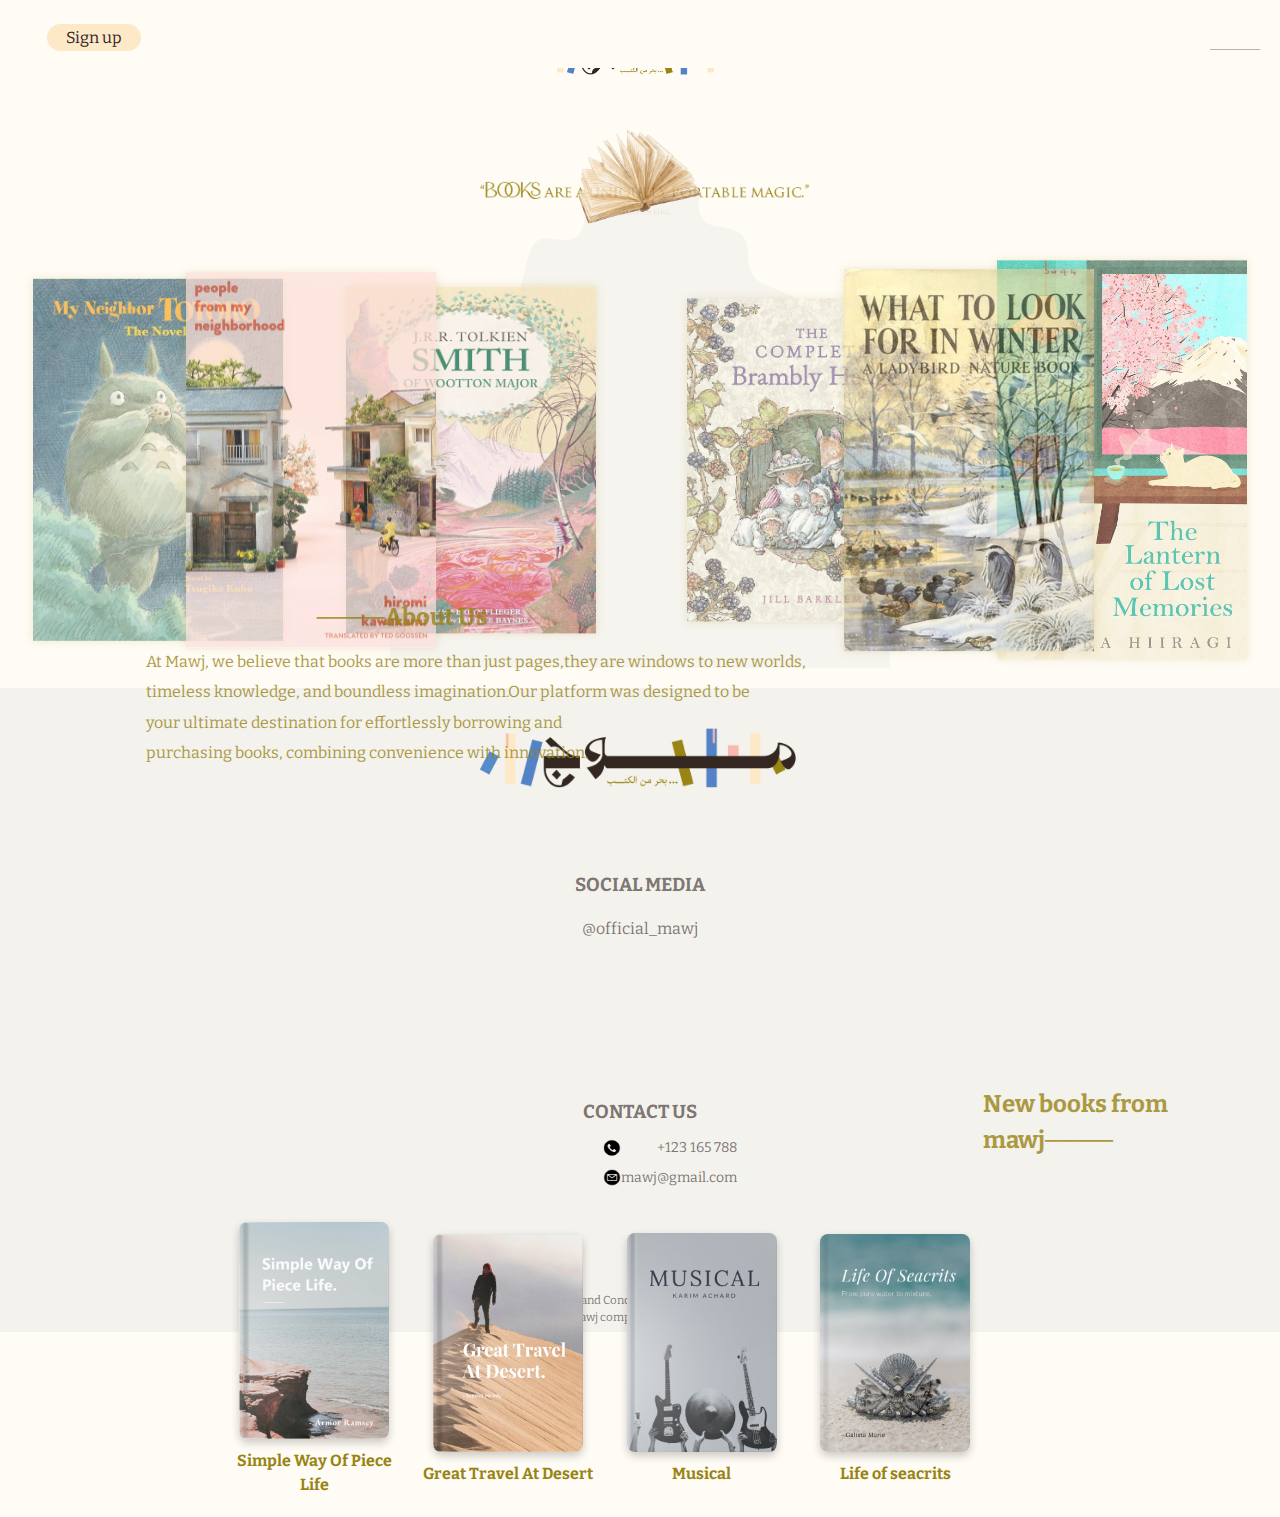
<file: index.html>
<!DOCTYPE html>
<html lang="en">
<head>
    <meta charset="UTF-8">
    <meta name="viewport" content="width=device-width, initial-scale=1.0">
    <title>Mawj - موج</title>
    <link rel="stylesheet" href="styles.css">
    <link rel="preconnect" href="https://fonts.googleapis.com">
    <link rel="preconnect" href="https://fonts.gstatic.com" crossorigin>

    <link href="https://fonts.googleapis.com/css2?family=Afacad+Flux:wght@100..1000&family=Bitter:ital,wght@0,100..900;1,100..900&family=Mate:ital@0;1&family=Poppins&family=Roboto:ital,wght@0,100;0,300;0,400;0,500;0,700;0,900;1,100;1,300;1,400;1,500;1,700;1,900&display=swap" rel="stylesheet">

   <style>


       /* General Styles */
       * {
           margin: 0;
           padding: 0;
           box-sizing: border-box;
       }

       body {
           font-family: 'Poppins', sans-serif;
           line-height: 1.5;
           text-align: center;
           overflow-x: hidden;
       }

       /* Ensure images scale properly */
       img {
           max-width: 100%;
           height: auto;
           display: block;
           margin: auto;
       }

       /* Header */
       .header {
           display: flex;
           justify-content: space-between;
           align-items: center;
           padding: 15px 20px;
           flex-wrap: wrap;
       }

       .logo-section {
           display: flex;
           align-items: center;
           justify-content: center;
           width: 100%;
       }

       /* Navigation */
       nav {
           width: 100%;
           text-align: right;
       }

       nav ul {
           display: flex;
           justify-content: flex-end;
           list-style: none;
           gap: 20px;
           padding-right: 20px;
       }

       nav a {
           text-decoration: none;
           font-size: 1.1rem;
       }

       /* 📌 Mobile Navigation (Hamburger Menu) */
       .menu-icon {
           display: none;
           font-size: 2rem;
           cursor: pointer;
           position: absolute;
           top: 15px;
           right: 20px;
       }

       @media screen and (max-width: 768px) {
           .menu-icon {
               display: block;
           }

           nav ul {
               display: none;
               flex-direction: column;
              /* background: white;*/
               position: absolute;
               top: 60px;
               right: 0;
               width: 100%;
               text-align: center;
           }

           nav ul.show {
               display: flex;
           }
       }

       /* Quote Image */
       .quote img {
           width: 90%;
           max-width: 600px;
           margin: 20px auto;
       }

       /* About Us */
       .about-us {
           padding: 30px;
       }

       .about-us p {
           font-size: 1rem;
           max-width: 80%;
           margin: auto;
       }

       /* Books Section */
       .books-container {
           display: grid;
           grid-template-columns: repeat(auto-fit, minmax(150px, 1fr));
           gap: 15px;
           padding: 20px;
       }

       .bookg p {
           font-size: 1rem;
       }

       /* 📌 Book Images */
       .book-left,
       .book-left2,
       .book-left3,
       .book-left4,
       .book-left5,
       .book-left6 {
           width: 45%;
           max-width: 250px;
           margin: 10px auto;
       }

       .open-book {
           width: 80%;
           max-width: 500px;
           margin: 20px auto;
       }

       /* Footer */
       footer {
           display: flex;
           flex-wrap: wrap;
           justify-content: space-around;
           text-align: center;
           padding: 20px;
       }

       .footer-section {
           width: 100%;
           margin-bottom: 20px;
       }

       /* 📌 Mobile Adjustments */
       @media screen and (max-width: 480px) {
           .about-us p {
               font-size: 0.9rem;
               max-width: 90%;
           }

           .books-container {
               grid-template-columns: repeat(auto-fit, minmax(120px, 1fr));
           }

           .book-left,
           .book-left2,
           .book-left3,
           .book-left4,
           .book-left5,
           .book-left6 {
               width: 100%;
           }

           .open-book {
               width: 90%;
           }

           footer {
               flex-direction: column;
               align-items: center;
           }
       }



   </style>

    </head>

<body>
    <header>
        
        <div class="header">
            <div class="logo-section">
                <div class="horizontal-line"></div>
                <div class="logo">
                    <a href="homepage.html">
                        <img src="images/logo.png" alt=" موج Logo" id="logo">
                    </a>
                </div>
                <div class="horizontal-line"></div>
            </div>
            <nav id="nav">
                <ul>
                    <li><a class="link link-black login-btn" id="login-btn" href="login.php" >Log in</a></li>
                    <li><a class="button primary small signup-btn" href="signup.php">Sign up</a></li>
                </ul>
            </nav>
        </div>
    </header>
        <div class="quote">
            <img src="images/TT.png" alt="quote">
            
        </div>
        <div class="about-us">
            <h2>────About Us</h2>
            <p>At Mawj, we believe that books are more than just pages,they are windows to new worlds,<br> timeless knowledge, and boundless imagination.Our platform was designed to be<br> your ultimate destination for effortlessly borrowing and<br> purchasing books, combining convenience with innovation.</p>
        </div>
          <div class="new">
            <h2>New books from mawj────</h2>
        </div>
        <div class="books-container">
            <div class="bookg">
                <img src="images/product-item1.jpg" alt="newbook 1">
                <p>Simple Way Of Piece Life</p>
            </div>
            <div class="bookg">
                <img src="images/product-item2.jpg" alt="newbook 2">
                <p>Great Travel At Desert</p>
            </div>
            <div class="bookg">
                <img src="images/product-item5.jpg" alt="newbook 3">
                <p>Musical</p>
            </div>
            <div class="bookg">
                <img src="images/product-item6.jpg" alt="newbook 4">
                <p>Life of seacrits</p>
            </div>
        </div>
        <img src="images/book1.jpg" alt="Book 1" class=" book-left">
        <img src="images/book2.jpg" alt="Book 2" class=" book-left2">
        <img src="images/book3.jpg" alt="Book 3" class=" book-left3">

        <img src="images/book4.jpg" alt="Book 4" class=" book-left4">
        <img src="images/book5.jpg" alt="Book 5" class=" book-left5">
        <img src="images/book6.jpg" alt="Book 6" class=" book-left6">
        <img src="images/bookh.png" alt="open-book" class="open-book" style="margin-top: -87.2em;">
       
<footer>
    <div class="footer-section footer-logo">
      <img src="images/logo.png" alt="footer-logo" width="320" >
    </div>
    <div class="footer-section social-media">
      <h3>SOCIAL MEDIA</h3>
      <ul class="social-icons">
        <li><a href="#"><img src="images/twitter.png" alt="Twitter"></a></li>
        <li><a href="#"><img src="images/facebook.png" alt="Facebook"></a></li>
        <li><a href="#"><img src="images/insta.png" alt="Instagram"></a></li>
        <li>@official_mawj</li>
                      </ul>
                  </div>
                  <div class="footer-section contact-us">
                      <h3>CONTACT US</h3>
                      <ul>
                          <li><a href="#"><img src="images/phone1.png" alt="Phone"> +123 165 788</a></li>
                          <li><a href="mailto:@mawj@gmail.com"><img src="images/email1.png" alt="Email"> mawj@gmail.com</a></li>
      </ul>
      
    </div>
    
  </footer>
   <div class="bottom-bar">
              <p>  Terms and Conditions
  privacy policy<br>&copy; 2024 mawj company . All rights reserved</p>
          </div>
        </body>
          </html>
</file>
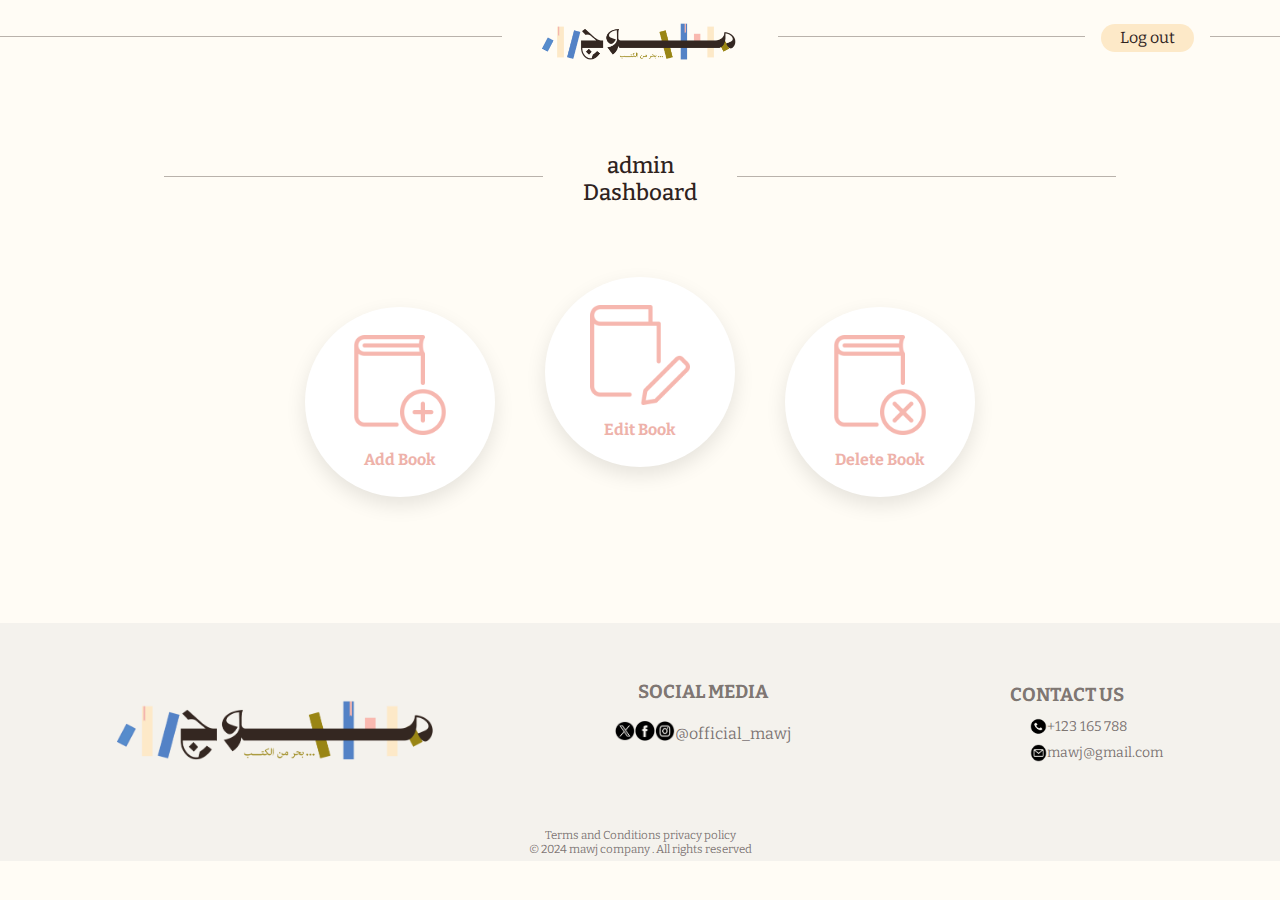
<file: admin.html>
<!DOCTYPE html>
<html lang="en">
<head>
    <meta charset="UTF-8">
    <meta name="viewport" content="width=device-width, initial-scale=1.0">
    <title>Admin - موج</title>
    <link rel="stylesheet" href="styles.css">
    <link rel="preconnect" href="https://fonts.googleapis.com">
    <link rel="preconnect" href="https://fonts.gstatic.com" crossorigin>
    <link href="https://fonts.googleapis.com/css2?family=Bitter:wght@100..900&display=swap" rel="stylesheet">
   
    
</head>
<body>
    <header>
        <div class="header">
            <div class="logo-section">
                <div class="horizontal-line"></div>
                <div class="logo">
                    
                        <img src="images/logo.png" alt="موج Logo" id="logo">
                    
                </div>
                <div class="horizontal-line"></div>
            </div>
            <nav id="nav">
                <ul>
                    <li><a class="button primary small signup-btn" href="auth/logout.php">Log out</a></li>
                
                </ul>
            </nav>
        </div>
    </header>
    
    <main>
    <div class="admin-dashboard-container">
        <div class="title-section">
            <div class="horizontal-line"></div>
            <div class="title">
                <h1 class="page-title">admin<br> Dashboard</h1>
            </div>
            <div class="horizontal-line"></div>
        </div>

        
        <div class="admin-menu">
            <div class="admin-option" onclick="showSection('add-book')">
                <img src="images/addd.png" alt="Add Book">
                <p>Add Book</p>
            </div>
            <div class="admin-option" onclick="showSection('edit-book')">
                <img src="images/editt.png" alt="Edit Book">
                <p>Edit Book</p>
            </div>
            <div class="admin-option" onclick="showSection('delete-book')">
                <img src="images/del.png" alt="Delete Book">
                <p>Delete Book</p>
            </div>
        </div>

        <div class="admin-content">
            <section id="add-book" class="admin-section hidden">
                <h2>Add a New Book</h2>
                <form action="add_book.php" method="POST" enctype="multipart/form-data">
     <input type="text" name="isbn" placeholder="ISBN" required>             
    <input type="text" name="title" placeholder="Book Title" required>
    <input type="number" name="stock_quantity" placeholder="Quantity" required>
    <input type="text" name="author" placeholder="Author" required>
    <input type="text" name="genre" placeholder="Genre" required>
    <textarea name="description" placeholder="Description" required></textarea>
    <input type="number" name="price" placeholder="Price" required>
    <label for="cover-page">Add Cover Page:</label>
    <input type="file" id="cover-page" name="cover" accept="image/*" required>
    <button type="submit">Add Book</button>

                </form>
            </section>

            <section id="edit-book" class="admin-section hidden">
    <h2>Edit Book</h2>

    <form action="edit_book.php" method="POST" enctype="multipart/form-data">
        <input type="text" name="isbn" placeholder="Enter ISBN" required>
        <input type="number" name="price" placeholder="New Price" required>
        <input type="number" name="stock_quantity" placeholder="New Stock Quantity" required>
        <textarea name="description" placeholder="New Description" required></textarea>
        <label for="cover">Update Cover:</label>
        <input type="file" name="cover" accept="image/*">
        <button type="submit">Save Changes</button>
    </form>
</section>


           <section id="delete-book" class="admin-section hidden">
    <h2>Delete a Book</h2>
    <form action="delete_book.php" method="POST">
        <input type="text" name="isbn" placeholder="Enter ISBN to delete" required>
        <button type="submit">Delete Book</button>
    </form>
</section>

        </div>
    </div>
</main>
    <footer>
        <div class="footer-section footer-logo">
            <img src="images/logo.png" alt="footer-logo" width="320">
        </div>
        <div class="footer-section social-media">
            <h3>SOCIAL MEDIA</h3>
            <ul class="social-icons">
                <li><a href="#"><img src="images/twitter.png" alt="Twitter"></a></li>
                <li><a href="#"><img src="images/facebook.png" alt="Facebook"></a></li>
                <li><a href="#"><img src="images/insta.png" alt="Instagram"></a></li>
                <li>@official_mawj</li>
            </ul>
        </div>
        <div class="footer-section contact-us">
            <h3>CONTACT US</h3>
            <ul>
                <li><a href="#"><img src="images/phone1.png" alt="Phone"> +123 165 788</a></li>
                <li><a href="mailto:mawj@gmail.com"><img src="images/email1.png" alt="Email"> mawj@gmail.com</a></li>
            </ul>
        </div>
    </footer>
    <div class="bottom-bar">
        <p>  Terms and Conditions
privacy policy<br>&copy; 2024 mawj company . All rights reserved</p>
    </div>
    <script>
        function showSection(sectionId) {
            document.querySelectorAll('.admin-section').forEach(section => {
                section.classList.add('hidden');
                section.classList.remove('active');
            });
            
            let activeSection = document.getElementById(sectionId);
            if (activeSection) {
                activeSection.classList.remove('hidden');
                activeSection.classList.add('active');
            }
        }
    </script>
</body>
</html>
</file>
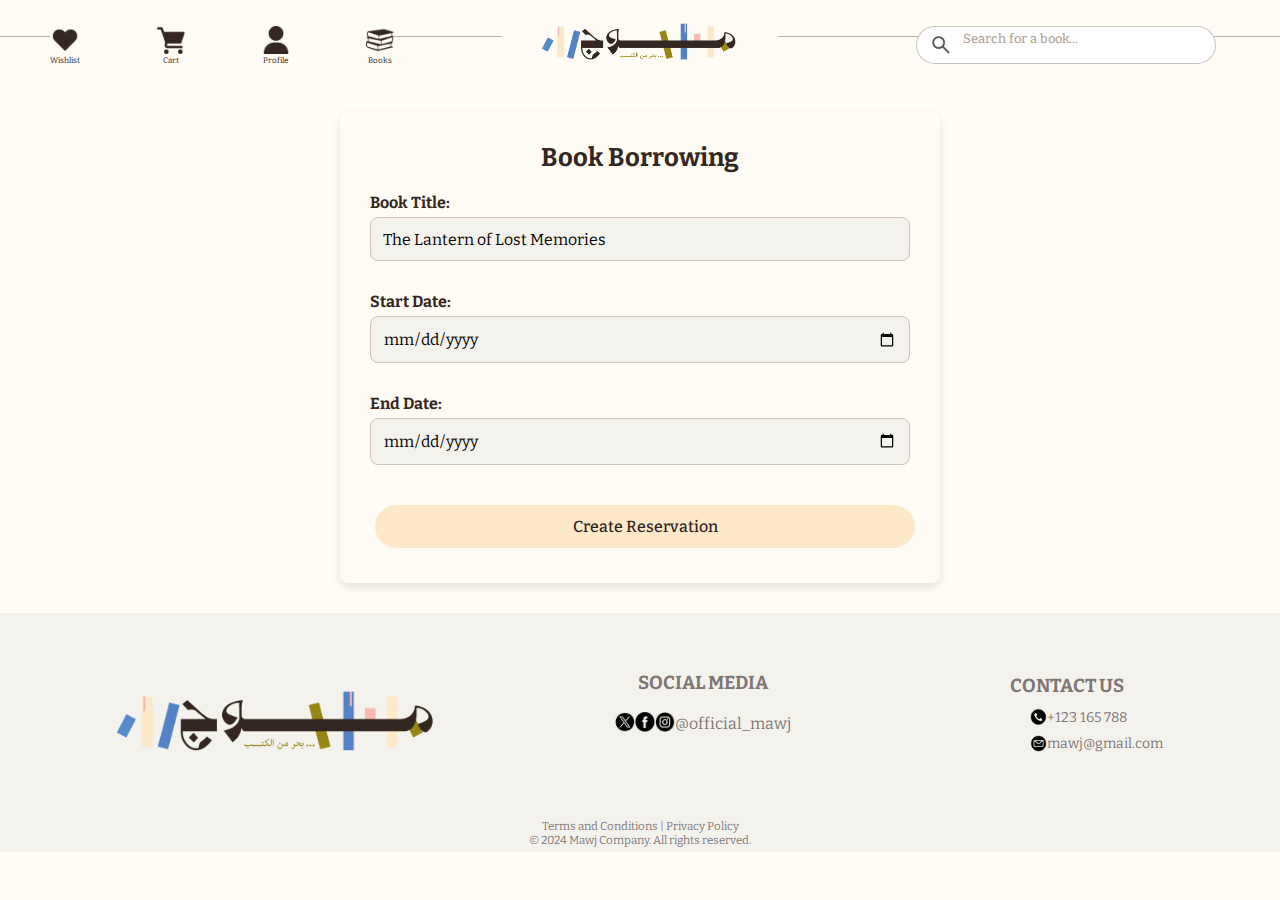
<file: borrowing.html>
<!DOCTYPE html>
<html lang="en">
<head>
    <meta charset="UTF-8">
    <meta name="viewport" content="width=device-width, initial-scale=1.0">
    <title>Borrow - موج</title>
    <link rel="stylesheet" href="styles.css">
    <link rel="preconnect" href="https://fonts.googleapis.com">
    <link rel="preconnect" href="https://fonts.gstatic.com" crossorigin>
    <link href="https://fonts.googleapis.com/css2?family=Afacad+Flux:wght@100..1000&family=Bitter:ital,wght@0,100..900;1,100..900&family=Mate:ital@0;1&family=Poppins&family=Roboto:ital,wght@0,100;0,300;0,400;0,500;0,700;0,900;1,100;1,300;1,400;1,500;1,700;1,900&display=swap" rel="stylesheet">
    <style>
	.borrowing-container {
    padding: 30px;
    background-color:  #FFFCF5;
    max-width: 600px;
    margin: 30px auto;
    border-radius: 8px;
    box-shadow: 0 4px 8px rgba(0, 0, 0, 0.1);
}

h2 {
    text-align: center;
    margin-bottom: 20px;
}

.form-group {
    margin-bottom: 15px;
}

label {
    display: block;
    margin-bottom: 5px;
}

.borrowing-form ,input[type="text"],
input[type="date"],
input[type="number"] {
width: 100%;
padding: 0.75em;
margin-bottom: 1em;
border: 1px solid #d1c4b6;
border-radius: 0.5em;
background-color: #f4f2ed;
font-family: 'Bitter', sans-serif;
 }

.button-group {
    text-align: center;
    margin-top: 20px;
}

.button {
    padding: 10px 20px;
    font-size: 16px;
    cursor: pointer;
    border: none;
    border-radius: 5px;
    margin: 5px;
}

.primary {
    background-color: #4CAF50;
    color: white;
}

.cancel {
    background-color: #f44336;
    color: white;
}

.edit {
    background-color: #ffa500;
    color: white;
}
.booking-details {
    margin-top: 60px;  
    margin-bottom: 60px;  
  .suggestions-box {
    position: absolute;
    top: 100%;
    left: 0;
    right: 0;
    background: #fff;
    border: 1px solid #ccc;
    border-top: none;
    z-index: 9999;
    max-height: 200px;
    overflow-y: auto;
    display: none;
}

.suggestions-box div {
    padding: 10px;
    cursor: pointer;
}

.suggestions-box div:hover {
    background-color: #f2cc8f;
}

}</style>
	</head>

<body>
   <header>
        
        <div class="header">
            <div class="logo-section">
                <div class="horizontal-line"></div>
                <div class="logo">
                    <a href="homebage2.php">
                        <img src="images/logo.png" alt="موج Logo" id="logo">
                    </a>
                </div>
                <div class="horizontal-line"></div>
            </div>
        
              <form class="search-section" id="searchForm" onsubmit="return false;">
    <img src="images/search.png" alt="search" class="search-icon">
    <input type="text" name="query" id="search-input" placeholder="Search for a book..." autocomplete="off" required>
    <div id="suggestions" class="suggestions-box"></div>
</form>

            
        
            <nav class="link-section">
                <div class="icons">
                    <a href="wishlist.html">
                        <img src="images/love.png" alt="Wishlist" id="wishlist-icon">
                        <p>Wishlist</p>
                    </a>
                    <a href="cart.php">
                        <img src="images/cart.png" alt="Cart" id="cart-icon">
                        <p>Cart</p>
                    </a>
                    <div class="profile-container2">
                        <a href="#" id="profile-icon">
                            <img src="images/user.png" alt="Profile">
                            <p>Profile</p>
                        </a>
                        <div class="profile-dropdown">
                            <a href="profile.php">Profile</a>
                            <a href="orders.php">My Orders</a>
                        </div>
                    </div>
                    <a href="books.php">
                        <img src="images/books.png" alt="Books" id="books-icon">
                        <p>Books</p>
                    </a>
                </div>
            </nav>
        </div>
        
    </header>
    

    <div class="borrowing-container">
        <h2>Book Borrowing</h2>
        
        <form id="borrowing-form">
            <div class="form-group">
                <label for="book-title">Book Title:</label>
                <input type="text" id="book-title" name="book-title" readonly value="Book Title Here">
            </div>

            <div class="form-group">
                <label for="start-date">Start Date:</label>
                <input type="date" id="start-date" name="start-date" required>
            </div>

            <div class="form-group">
                <label for="end-date">End Date:</label>
                <input type="date" id="end-date" name="end-date" required>
            </div>


            <div class="button-group">
                <button type="submit" id="create-reservation" class="button primary">Create Reservation</button>
            </div>
        </form>

        <div class="booking-details" style="display: none;">
            <h3>Booking Information</h3>
            <p id="booking-summary"></p>
            <button id="confirm-booking" class="button primary">Confirm Booking</button>
        </div>
    </div>

     <footer>
        <div class="footer-section footer-logo">
            <img src="images/logo.png" alt="footer-logo" width="320">
        </div>
        <div class="footer-section social-media">
            <h3>SOCIAL MEDIA</h3>
            <ul class="social-icons">
                <li><a href="#"><img src="images/twitter.png" alt="Twitter"></a></li>
                <li><a href="#"><img src="images/facebook.png" alt="Facebook"></a></li>
                <li><a href="#"><img src="images/insta.png" alt="Instagram"></a></li>
                <li>@official_mawj</li>
            </ul>
        </div>
        <div class="footer-section contact-us">
            <h3>CONTACT US</h3>
            <ul>
                <li><a href="#"><img src="images/phone1.png" alt="Phone"> +123 165 788</a></li>
                <li><a href="mailto:mawj@gmail.com"><img src="images/email1.png" alt="Email"> mawj@gmail.com</a></li>
            </ul>
        </div>
    </footer>

    <div class="bottom-bar">
        <p>Terms and Conditions | Privacy Policy<br>&copy; 2024 Mawj Company. All rights reserved.</p>
    </div>


    <script>
document.getElementById('book-title').value = "The Lantern of Lost Memories";

document.getElementById('borrowing-form').addEventListener('submit', function(event) {
    event.preventDefault(); 

    const bookTitle = document.getElementById('book-title').value; 
    const startDate = new Date(document.getElementById('start-date').value);
    const endDate = new Date(document.getElementById('end-date').value);
    const pricePerDay = 10; 

    if (endDate <= startDate) {
        alert("End date must be after start date!");
        return;
    }

    const daysDifference = (endDate - startDate) / (1000 * 3600 * 24);
    const totalPrice = daysDifference * pricePerDay;

    document.getElementById('borrowing-form').style.display = 'none';
    document.querySelector('.booking-details').style.display = 'block';

    document.getElementById('booking-summary').innerHTML = `
        <strong>Book Title:</strong> ${bookTitle} <br>
        <strong>Start Date:</strong> ${startDate.toDateString()} <br>
        <strong>End Date:</strong> ${endDate.toDateString()} <br>
        <strong>Total Price:</strong> ${totalPrice} SAR.
    `;
});

document.getElementById('confirm-booking').addEventListener('click', function() {
    document.querySelector('.booking-details').style.display = 'none';

    window.location.href = "checkout.html"; 
});

    </script>
    
</body>


</html>
</file>
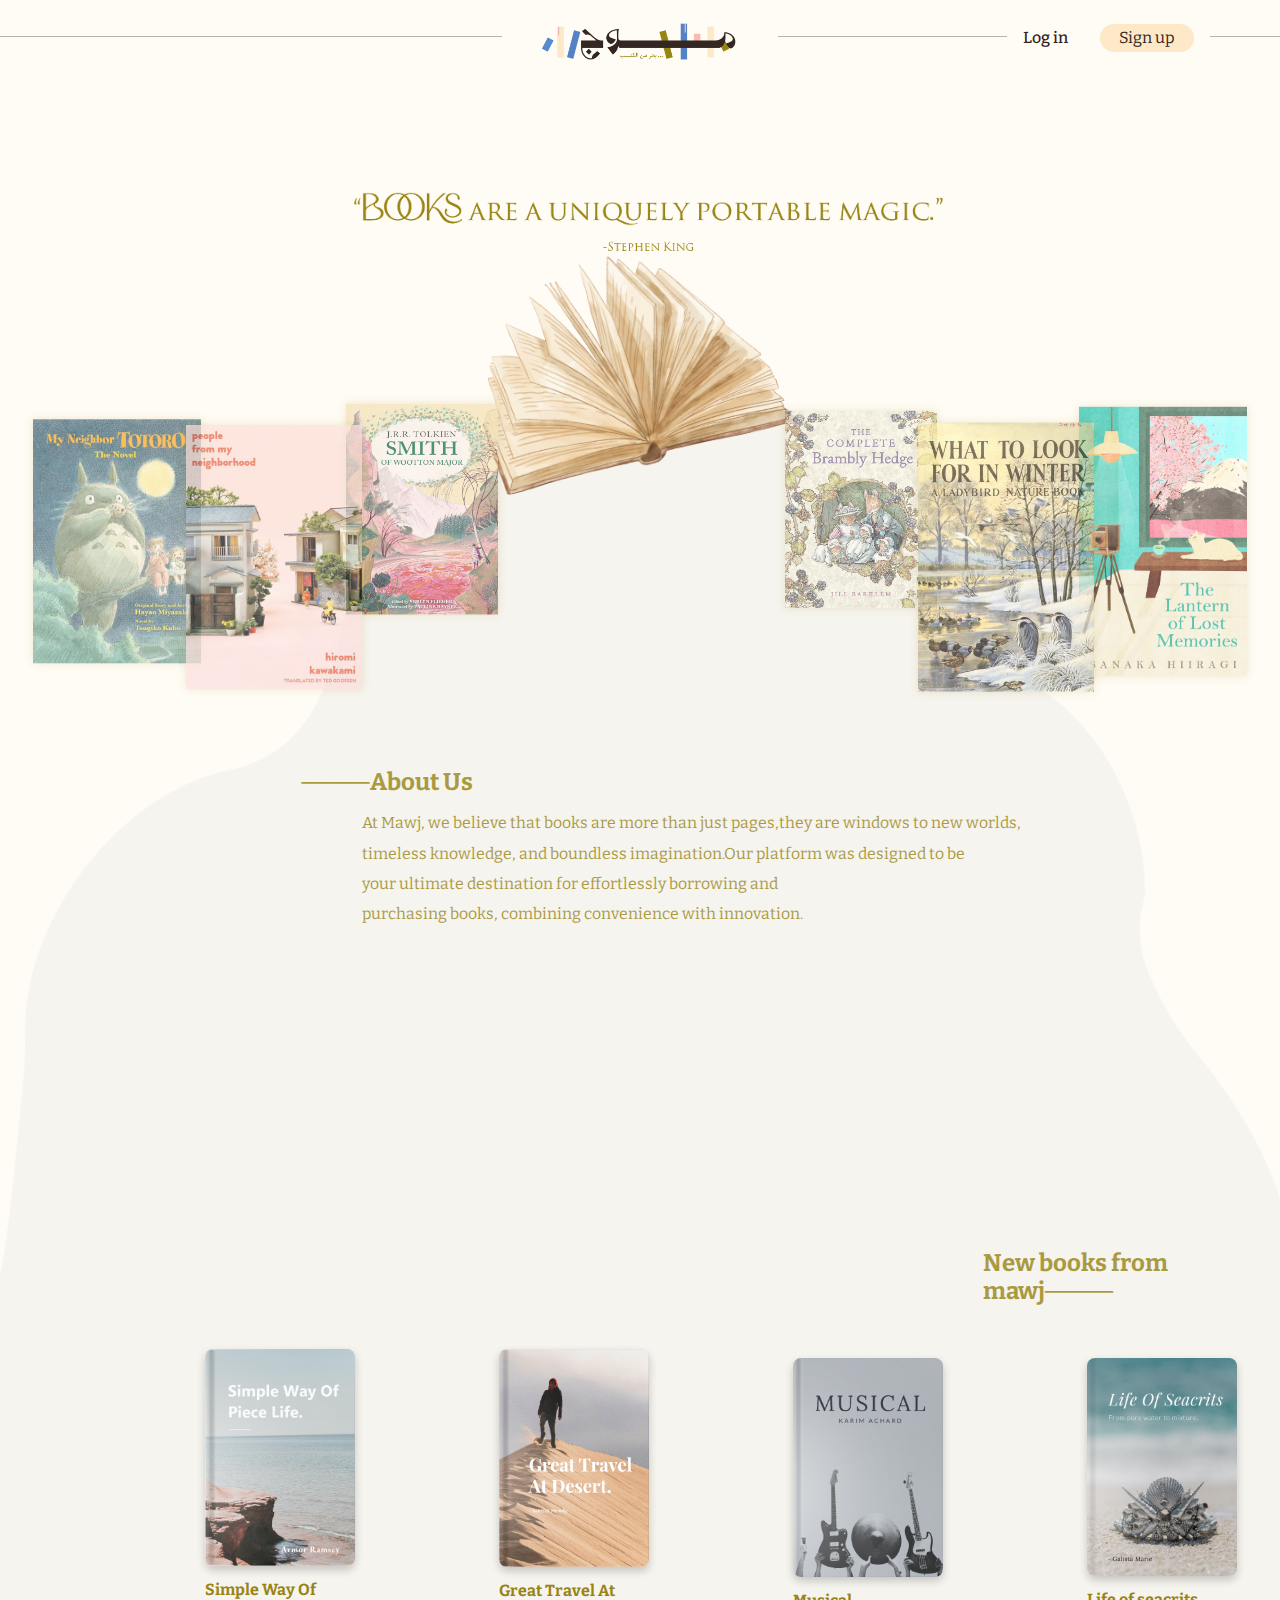
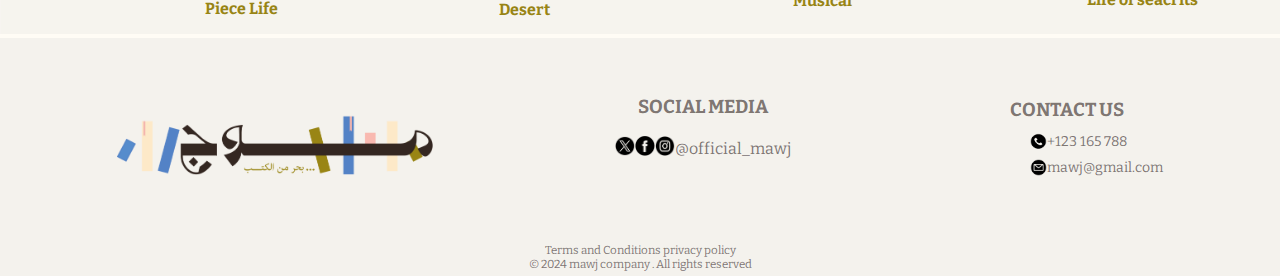
<file: homepage.html>
<!DOCTYPE html>
<html lang="en">
<head>
    <meta charset="UTF-8">
    <meta name="viewport" content="width=device-width, initial-scale=1.0">
    <title>Mawj - موج</title>
    <link rel="stylesheet" href="styles.css">
    <link rel="preconnect" href="https://fonts.googleapis.com">
    <link rel="preconnect" href="https://fonts.gstatic.com" crossorigin>
    <link href="https://fonts.googleapis.com/css2?family=Afacad+Flux:wght@100..1000&family=Bitter:ital,wght@0,100..900;1,100..900&family=Mate:ital@0;1&family=Poppins&family=Roboto:ital,wght@0,100;0,300;0,400;0,500;0,700;0,900;1,100;1,300;1,400;1,500;1,700;1,900&display=swap" rel="stylesheet">
    </head>

<body>
    <header>
        
        <div class="header">
            <div class="logo-section">
                <div class="horizontal-line"></div>
                <div class="logo">
                    <a href="homepage.html">
                        <img src="images/logo.png" alt=" موج Logo" id="logo">
                    </a>
                </div>
                <div class="horizontal-line"></div>
            </div>
            <nav id="nav">
                <ul>
                    <li><a class="link link-black login-btn" id="login-btn" href="login.php" >Log in</a></li>
                    <li><a class="button primary small signup-btn" href="signup.php">Sign up</a></li>
                </ul>
            </nav>
        </div>
    </header>
        <div class="quote">
            <img src="images/TT.png" alt="quote">
            
        </div>
        <div class="about-us">
            <h2>────About Us</h2>
            <p>At Mawj, we believe that books are more than just pages,they are windows to new worlds,<br> timeless knowledge, and boundless imagination.Our platform was designed to be<br> your ultimate destination for effortlessly borrowing and<br> purchasing books, combining convenience with innovation.</p>
        </div>
          <div class="new">
            <h2>New books from mawj────</h2>
        </div>
        <div class="books-container">
            <div class="bookg">
                <img src="images/product-item1.jpg" alt="newbook 1">
                <p>Simple Way Of Piece Life</p>
            </div>
            <div class="bookg">
                <img src="images/product-item2.jpg" alt="newbook 2">
                <p>Great Travel At Desert</p>
            </div>
            <div class="bookg">
                <img src="images/product-item5.jpg" alt="newbook 3">
                <p>Musical</p>
            </div>
            <div class="bookg">
                <img src="images/product-item6.jpg" alt="newbook 4">
                <p>Life of seacrits</p>
            </div>
        </div>
        <img src="images/book1.jpg" alt="Book 1" class=" book-left">
        <img src="images/book2.jpg" alt="Book 2" class=" book-left2">
        <img src="images/book3.jpg" alt="Book 3" class=" book-left3">

        <img src="images/book4.jpg" alt="Book 4" class=" book-left4">
        <img src="images/book5.jpg" alt="Book 5" class=" book-left5">
        <img src="images/book6.jpg" alt="Book 6" class=" book-left6">
        <img src="images/bookh.png" alt="open-book" class="open-book" style="margin-top: -87.2em;">
       
<footer>
    <div class="footer-section footer-logo">
      <img src="images/logo.png" alt="footer-logo" width="320" >
    </div>
    <div class="footer-section social-media">
      <h3>SOCIAL MEDIA</h3>
      <ul class="social-icons">
        <li><a href="#"><img src="images/twitter.png" alt="Twitter"></a></li>
        <li><a href="#"><img src="images/facebook.png" alt="Facebook"></a></li>
        <li><a href="#"><img src="images/insta.png" alt="Instagram"></a></li>
        <li>@official_mawj</li>
                      </ul>
                  </div>
                  <div class="footer-section contact-us">
                      <h3>CONTACT US</h3>
                      <ul>
                          <li><a href="#"><img src="images/phone1.png" alt="Phone"> +123 165 788</a></li>
                          <li><a href="mailto:@mawj@gmail.com"><img src="images/email1.png" alt="Email"> mawj@gmail.com</a></li>
      </ul>
      
    </div>
    
  </footer>
   <div class="bottom-bar">
              <p>  Terms and Conditions
  privacy policy<br>&copy; 2024 mawj company . All rights reserved</p>
          </div>
        </body>
          </html>
</file>
<file: styles.css>
* {
    margin: 0;
    padding: 0;
    box-sizing: border-box;
    font-family: 'Bitter', sans-serif;
}

body{
    background-color:#FFFCF5;

}

/* Logo section */
.logo-section, .title-section{
    display: flex;
    justify-content: center;
    align-items: center;
    padding: 0; 
    position: relative;  
    margin-top: 0.50em;
}

.title-section{
    max-width: 1200px;
    margin: 2em auto;
    padding: 0 1em;
}
.horizontal-line {
    flex-grow: 1;
    height: 0.03125em;
    background-color: #34272158;
}

.logo, .title{
    text-align: center;
    padding: 0 2.5em;
    position: relative;
    top: 0.1875em;
}

.logo img {
    width: 12.25em;
}

/* Link */
.link-section {
    display: flex;
    justify-content: space-between;
    align-items: center;
    padding: 0.3125em 3.125em; 
    margin-top: -2.1875em; 
}
.quote{
    display: flex;
    justify-content: center;
    align-items: center;
   
}

.quote img {
    max-width: 84%;
    height: auto;
}
.about-us {
    text-align: left;
    margin-top: 9em;
    padding: 2em 0;
    color: #988414; 
    font-family: 'Bitter', sans-serif;
    opacity: 1; 
    z-index: 10;
    position: relative;
    margin-right: 5%;
}

.about-us h2 {
    margin-left: 24.8%;
    font-size: 1.5em;
    margin-bottom: 0.5em;
    color: #988414; 
    opacity: 0.8; 
}
.new {
    text-align: left;
    margin-top: 16em;
    padding: 2em 0;
    color: #988414; 
    font-family: 'Bitter', sans-serif;
    opacity: 1; 
    z-index: 10;
    position: relative;
}

.new h2 {
    margin-left: 76.8%;
    font-size: 1.5em;
    margin-bottom: 0.5em;
    color: #988414; 
    opacity: 0.8; 
}
.about-us p {
    font-size: 0.99em;
    max-width: 50em;
    margin: 0 auto;
    line-height: 1.9;
    z-index: 10; 
    color: #988414; 
    opacity: 0.8; 
    position: relative;
    margin-left: 29.8%;

}
.books-container {
    display: flex;
    justify-content: space-between; 
    gap: 9em; 
    max-width: 800px; 
    width: 100%;
    font-family: 'Bitter', sans-serif;
    opacity: 1; 
    z-index: 10;
    position: relative;
    align-items: center;
    left: 16%;
}

.book g{
    text-align: center;
}

.bookg img {
    width: 150px; 
    height: auto;
    border-radius: 8px; 
    box-shadow: 0 4px 8px rgba(0, 0, 0, 0.2);
    transition: transform 0.3s;
}

.bookg img:hover {
    transform: scale(1.05);
}

.bookg p {
    margin-top: 10px;
    font-size: 1em;
    color: #988414;
    font-weight: bold;
}
.open-book {
    width: 100%;
    height: auto;
    z-index: 1;
    position: relative;
    margin-top: -25em;
    margin-bottom: 0;
    opacity: 0.8;

}

.book-left {
    position: absolute;
    right: 14.5%; 
    top: 50%; 
    transform: translateY(-50%); 
    width: 11em; 
    height: auto;
    z-index: 3; 
   margin-top: 6.7em;
    display: block;
    opacity: 0.7;

}
.book-left2 {
    position: absolute;
    right: 26.8%; 
    top: 50%; 
    transform: translateY(-50%); 
    width: 9.5em; 
    height: auto;
    z-index: 2; 
   margin-top: 3.7em;
   opacity: 0.7;

}
.book-left3 {
    position: absolute;
    right: 2.6%; 
    top: 50%; 
    transform: translateY(-50%); 
    width: 10.5em; 
    height: auto;
    z-index: 2; 
   margin-top: 5.7em;
   opacity: 0.7;

}

.book-left4 {
    position: absolute;
    left: 14.5%; 
    top: 50%; 
    transform: translateY(-50%); 
    width: 11em; 
    height: auto;
    z-index: 3; 
   margin-top: 6.7em;
    display: block;
    opacity: 0.7;

}
.book-left5 {
    position: absolute;
    left: 27%; 
    top: 50%; 
    transform: translateY(-50%); 
    width: 9.5em; 
    height: auto;
    z-index: 2; 
   margin-top: 3.7em;
   opacity: 0.7;


}
.book-left6 {
    position: absolute;
   left: 2.6%; 
    top: 50%; 
    transform: translateY(-50%); 
    width: 10.5em; 
    height: auto;
    z-index: 2; 
   margin-top: 5.7em;
   opacity: 0.7;



}
.book-left, .book-left2, .book-left3, 
.book-left4, .book-left5, .book-left6 {
    box-shadow: 0px 0px 8px rgba(152, 132, 20, 0.234);
}

#nav {
    background-color:#FFFCF5;

    position: absolute;
    right: 1.75em;
    top: 0;
    height: 3.75em;
    display: flex;
    align-items: center;
    margin-right: 2.6em;
    margin-left: 2.6em;
    margin-top: 0.5em;
}

#nav .button {
    margin-top: 0;
    padding: 0.275em 1.1875em;
    border-radius: 2em;
    background-color: #FDE9C8;
    color: #2f231e;
    font-weight: 400;
    font-family: 'Bitter', sans-serif;
    text-decoration: none; 

}

#nav ul {
    display: flex;
    align-items: center;
    list-style: none;
    padding: 0;
    margin: 0;
    
}

#nav li  {
    position: relative;
    margin: 0 1em;
}

#nav li .link{
    height: 3.75em;
    line-height: 3.75em;
    font-variation-settings: 'wght' 500;
    color: #2f231e;
    font-weight: 400;
    font-family: 'Bitter', sans-serif;
    text-decoration: none; 

}



#nav .button:hover {
    background-color: #F8D49D;
    color: #fff;
}


#nav li .link:hover {
    color: #F8D49D;
}
footer {
    display: flex;
    justify-content: space-around;
    align-items: center;
    padding: 0 1em;
    background-color: #f4f2ed !important;
    color: #2f231e9e;
}

footer  * {
    background-color: transparent !important; 
}
.bottom-bar  * {
    background-color: transparent !important; 
}


.footer-section {
    display: flex;
    flex-direction: column;
    align-items: center;
    text-align: center;
}

  
  .social-icons {
    list-style-type: none;
    padding: 0;
    display: flex;
    justify-content: center;
    align-items: center;
    gap: 0px;
    margin-bottom: 3.125em;
     width: 4.375em;
    height:4.375em;
    
  }
  
  .social-icons li {
    display: inline;
     display: flex;
    align-items: center;
    color: #2f231e9e;
    text-decoration: none;
      margin-top:  0.625em;
    
  }
  
  .social-icons li a img {
   width: 1.25em;
    height: 1.25em;
    
    
  }
  
  .contact-us ul {
    list-style-type: none;
    padding: 0;
    margin-bottom: 3.125em;
      margin-top: 0.725em;
      
  }
  
  .contact-us li {
    margin-bottom:  0.625em;
    font-size: 0.875em;
    color: #2f231e9e;
    
  }
  
  .contact-us li a {
    display: flex;
    align-items: center;
    color: #2f231e9e;
    text-decoration: none;
      margin-left: 1.875em;
  
  }
  
  .contact-us li img {
    margin-left: 2.375em; 
    width:1.25em;
    height: 1.25em;
  }
  h3{
        margin-top: 3.125em;
          margin-bottom: 0px;
  
  }
  li{
  margin-bottom: 1.25em;}
   .bottom-bar{
    background-color: #f4f2ed !important;
          text-align: center;
          padding: 0px 0;
          margin-top: 0px;
      }
      .bottom-bar p{
          color: #2f231e9e;
          margin: 0;
          font-size: 0.725em;
          padding: 0.4375em;}

          .login-container {
            display: flex;
            justify-content: center;    
            align-items: center;
            height: 80vh;
        }
        
        .login-box {
            background-color: #FFFCF5;
            padding: 2.5em;
            border-radius: 0.625em;
            box-shadow: 0px 4px 10px rgba(0, 0, 0, 0.1);
            text-align: center;
            width: 22em;
        }
        
        .login-box h2 {
            font-family: 'Bitter', sans-serif;
            color: #2f231e;
            margin-bottom: 1em;
        }
        
        .login-box label {
            display: block;
            text-align: left;
            font-family: 'Bitter', sans-serif;
            font-size: 0.9em;
            color: #2f231e;
            margin-bottom: 0.3em;
        }
        
        .login-box input {
            width: 100%;
            padding: 0.75em;
            margin-bottom: 1em;
            border: 1px solid #d1c4b6;
            border-radius: 0.5em;
            background-color: #f4f2ed;
            font-family: 'Bitter', sans-serif;
        }
        
        .login-box input:focus {
            border-color: #F8D49D;
            outline: none;
        }
        
        .button.primary {
            width: 100%;
            padding: 0.75em;
            border-radius: 2em;
            background-color: #FDE9C8;
            color: #2f231e;
            font-weight: 500;
            font-size: 1em;
            font-family: 'Bitter', sans-serif;
            text-decoration: none;
            border: none;
            cursor: pointer;
        }
        
        .button.primary:hover {
            background-color: #F8D49D;
            color: white;
        }
        
        
        .signup-text {
            margin-top: 1em;
            font-size: 0.875em;
            color: #2f231e;
        }
        
        .signup-text a {
            color: #F8D49D;
            text-decoration: none;
            font-weight: 500;
        }
        
        .signup-text a:hover {
            text-decoration: underline;
        }
        
        .page-title {
            text-align: center;
            font-size: 1.4em;
            font-weight: 500;
            color: #2f231e;
            margin: 1.5em 0;
        }
        
        .book-container {
            display: grid;
            grid-template-columns: repeat(auto-fit, minmax(200px, 1fr));
            gap: 1em;
            padding: 1.5em;
            justify-items: center;
        }
        
        .book-card {
            position: relative;
            background-color: #FFFCF5 ;
            padding: 2em;
            border-radius: 5px;
            box-shadow: 0 4px 8px rgba(0, 0, 0, 0.1);
            text-align: center;
            max-width: 300px;
        }
        .wishlist-btn {
            position: absolute;
            top: 0.3em;
            right: 0.3em;
            background: none;
            border: none;
            font-size: 2em;
            color: #f4b5ae7a;
            cursor: pointer;
            transition: color 0.3s ease;
        }
        
        .wishlist-btn:hover{
            color: #F4B5AE;
        }
        .wishlist-btn.active {
            color: #ffa197;   
        }
        .book-card img {
            width: 90%;
            height: auto;
        }
        
        .book-card h3 {
            font-size: 1.2em;
            margin: 0.5em 0;
            color: #2f231e;
        }
        
        .book-card p {
            color: #555;
            margin: 0.3em 0;
        }
        
        .book-card .price {
            font-weight: bold;
            color: #998514;
            margin-bottom: 0.7em;
        }
        
        .book-card .button {
            bottom: 0.3em;
            left: 0.3em;
            width: 80%;
            padding: 0.75em;
            font-size: 1em;
        }
        
        /* Cart Page Styles */
.cart-container {
    max-width: 1200px;
    margin: 2em auto;
    padding: 0 1em;
}

.cart-content {
    display: grid;
    grid-template-columns: 2fr 1fr;
    gap: 2em;
    margin-top: 2em;
}

.cart-item {
    display: flex;
    align-items: center;
    background-color: #FFFCF5;
    padding: 1.5em;
    margin-bottom: 1.5em;
    border-radius: 8px;
    box-shadow: 0 2px 4px rgba(0, 0, 0, 0.1);
}

.cart-item img {
    width: 120px;
    height: auto;
    margin-right: 1.5em;
}

.item-details {
    flex: 1;
}

.quantity-controls {
    display: flex;
    align-items: center;
    margin-top: 1em;
}

.quantity-btn {
    background-color: #FDE9C8;
    border: none;
    padding: 0.5em 1em;
    cursor: pointer;
    border-radius: 4px;
}

.quantity-input {
    width: 50px;
    text-align: center;
    margin: 0 0.5em;
    padding: 0.5em;
    border: 1px solid #d1c4b6;
    border-radius: 4px;
}

.remove-btn {
    background: none;
    border: none;
    color: #F4B5AE;
    cursor: pointer;
    padding: 0.5em 1em;
    margin-left: 1em;
}

.remove-btn:hover {
    color: #e6958d;
}

.cart-summary {
    background-color: #FFFCF5;
    padding: 2em;
    border-radius: 8px;
    box-shadow: 0 2px 4px rgba(0, 0, 0, 0.1);
    height: fit-content;
}

.summary-item {
    display: flex;
    justify-content: space-between;
    margin: 1em 0;
    padding: 0.5em 0;
    border-bottom: 1px solid #eee;
}

.summary-item.total {
    font-weight: bold;
    font-size: 1.1em;
    border-bottom: none;
}

.checkout-btn {
    width: 100%;
    margin-top: 1.5em;
    padding: 1em;
    font-size: 1.1em;
}

@media (max-width: 768px) {
    .cart-content {
        grid-template-columns: 1fr;
    }
    
    .cart-item {
        flex-direction: column;
        align-items: flex-start;
    }
    
    .cart-item img {
        margin-bottom: 1em;
    }
}

.orders-container {
    width: 80%;
    margin: auto;
    padding: 3em 0;
}
.orders-title {
    font-size: 2.5em;
    color: #2f231e;
    font-weight: bold;
    margin-bottom: 1.5em;
    text-transform: uppercase;
    text-align: center;
    width: 100%;
}
.order-section {
    margin-bottom: 3em;
}
.section-title {
    font-size: 1.2em;
    
   font-weight: normal;
    padding-bottom: 0.5em;
    text-align: center;
    display: flex;
    justify-content: center;
    align-items: center;
    width: fit-content;
    margin: auto;
}
.order-card {
    background-color: #FFFCF5;
    padding: 1.5em;
    margin: 1em auto;
    width: 75%;
    border-radius: 12px;
    box-shadow: #555 ;
    text-align: left;
    position: relative;
    display: flex;
    flex-direction: column;
    gap: 0.5em;
    box-shadow: 0 2px 4px rgba(0, 0, 0, 0.1);
}
.order-details {
    display: flex;
    flex-direction: column;
    gap: 0.5em;
    font-size: 1.1em;
    color: #2f231e;
    background-color: #FFFCF5;
}
.order-id {
    
    font-size: 1.3em;
    color: #998514;
    
    background-color: #FFFCF5;
}
.order-status {
    font-weight: bold;
    color: #F4B5AE;
    background-color: #FFFCF5;
}
.total-price {
    
    font-size: 1.2em;
    color: #342721;
    background-color: #FFFCF5;
}
.delivery-address {
    color: #555;
    font-size: 1em;
    background-color: #FFFCF5;
}
.book-images {
    display: flex;
    flex-direction: row;
    gap: -15px;
    position: relative;
    left: 10px;
    background-color: #FFFCF5;
}
.book-image {
    width: 60px;
    height: auto;
    border-radius: 5px;
    position: relative;
    background-color: #FFFCF5;
}
.book-image:not(:first-child) {
    margin-left: -40px;
}
.book-image:first-child {
    transform: rotate(-45deg);
}
.reservation-period{
    color: #555;
    font-size: 1em;
    background-color: #FFFCF5;  
}

    #edit-label1 {
        font-size: 1.4em;
        color: #F4B5AE;
        font-weight: bold;
        position: absolute;
        right: 15px;
        bottom: 10px;
        cursor: pointer;
        transition: color 0.3s ease-in-out;
    }
    
.edit-label {
        font-size: 1.4em;
        color: #F4B5AE;
        font-weight: bold;
        position: absolute;
        right: 15px;
        bottom: 10px;
        cursor: pointer;
        transition: color 0.3s ease-in-out;
}
.edit-label:hover {
    color: #D489A3;
}
/*homee2*/


/* Icons Section */
.icons {
    display: flex;
    justify-content: space-around;
    align-items: center;
    align-items: flex-start;
    gap: 4.8em;
    position: relative;
    background-color:#FFFCF5;
 
}

.icons a {
    display: block;
    color: #2f231e; 
    text-decoration: none;
    font-size: 0.5em; 
    text-align: center;
    margin-bottom: 0.5em; 
    transform: translateY(-0.9997em); }

.icons a img {
    width: 3.5em; 
    height: auto;
    margin-bottom: 0; 

}

.image-container {
    display: flex;
    justify-content: center;
    align-items: center;
    margin-top: 1.2em; 
}

.image-container img {
    width: 100%;
    height: 100%;
    object-fit: cover; 
    display: block;
    opacity: 0.7; 
}
.image-text {
    position: absolute;
    top: 50%;
    left: 50%;
    transform: translate(-50%, -50%);
    color: white; 
    font-size: 2em;
    text-align: center;
    font-weight: bold;
    width: 80%;
    background: none; 
    padding: 0; 
    font-family: "Indie Flower", serif;
    text-shadow: 3px 3px 10px rgba(0, 0, 0, 0.9);

}
 .best-selling-section {
    text-align: center;
    margin: 14em auto;
    max-width: 89em;
}
.offers-section{
    margin-top: 10em;
    margin-bottom: 14em ;
margin-left: auto;
margin-right:auto;
max-width: 89em;
text-align: center;

}
h2 {
    font-size: 1.6em;
    color: #342721;
    margin-bottom: 20px;
    font-family: 'Bitter', sans-serif;
}

.books2-container {
    display: flex;
    justify-content: center;
    gap: 17px;
    flex-wrap: nowrap;
}

.book {
    text-align: center;
    position: relative;
}

.book img {
    width: 150px; 
    height: auto;
    border-radius: 8px; 
    box-shadow: 0 4px 8px rgba(0, 0, 0, 0.2);
    transition: transform 0.3s;
}

.book img:hover {
    transform: scale(1.05);
}

.book p {
    margin-top: 10px;
    font-size: 0.8em;
    color: #333;
    font-weight: bold;
}

.discount {
    position: absolute;
    top: 10px;
    left: 16px;
    background-color: rgb(255, 80, 80);
    color: white;
    font-size: 0.9em;
    font-weight: bold;
    padding: 5px 10px;
    border-radius: 5px;
}



.admin-edit-container {
    max-width: 400px;
    margin: 100px auto;
    background-color: #FFFCF5;
    padding: 20px;
    border-radius: 10px;
    box-shadow: 0 4px 10px rgba(0, 0, 0, 0.1);
    text-align: center;
}

.admin-edit-title {
    font-size: 2em;
    color: #2f231e;
    font-weight: normal;
}

.admin-edit-form {
    display: flex;
    flex-direction: column;
}

.admin-edit-label {
    font-size: 1.1em;
    color: #2f231e;
    margin-top: 10px;
}

.admin-edit-input {
    padding: 10px;
    border: 1px solid #ddd;
    border-radius: 5px;
    margin-top: 5px;
}

.admin-price-info, .admin-new-price-info {
    font-size: 1.2em;
    color: #998514;
    margin: 10px 0;
}

.admin-new-price-info {
    color:  #F4B5AE;
    font-weight: bold;
}

.admin-edit-btn {
    background-color: #F4B5AE;
    border: none;
    padding: 10px;
    color: white;
    font-size: 16px;
    border-radius: 5px;
    cursor: pointer;
    margin-top: 15px;
}

.admin-edit-btn:hover {
    background-color: #D489A3;
}

.admin-cancel-btn {
    display: inline-block;
    margin-top: 10px;
    text-decoration: none;
    color: #F4B5AE;
    font-weight: bold;
}

.admin-cancel-btn:hover {
    text-decoration: underline;
}

.admin-dashboard-container {
    max-width: 80%;
    margin: auto;
    padding: 20px;
}

.admin-dashboard-title {
    font-size: 2.5em;
    color: #2f231e;
    margin-bottom: 40px;
}

.admin-menu {
    display: flex;
    justify-content: center;
    gap: 50px;
    margin-top:70px;
    align-items: flex-start;
    padding-bottom: 66px;
}

.admin-option {
    width: 190px;
    height: 190px;
    background-color: white;
    border-radius: 50%;
    display: flex;
    flex-direction: column;
    align-items: center;
    justify-content: center;
    box-shadow: 0 8px 20px rgba(0, 0, 0, 0.1);
    cursor: pointer;
    transition: all 0.3s ease-in-out;
}

.admin-option:hover {
    transform: scale(1.1);
    box-shadow: 0 10px 25px rgba(0, 0, 0, 0.2);
}

.admin-option img {
    width: 100px;
    height: 100px;
}

.admin-option p {
    margin-top: 15px;
    font-size: 1em;
    font-weight: bold;
    color: #eeb2aa;
}

.admin-option:nth-child(2) {
    transform: translateY(-30px);
}

.admin-content {
    margin-top: 40px;
}

.admin-section {
    display: none;
    background: white;
    padding: 30px;
    border-radius: 12px;
    box-shadow: 0 6px 15px rgba(0, 0, 0, 0.1);
    max-width: 600px;
    margin: auto;
    text-align: left;
    margin-bottom: 77px;
}

.admin-section h2 {
    color: #2f231e;
    text-align: center;
}

.admin-section form {
    display: flex;
    flex-direction: column;
}

.admin-section input,
.admin-section button {
    width: 100%;
    padding: 10px;
    margin: 8px 0;
    border: 1px solid #ddd;
    border-radius: 6px;
    font-size: 1em;
}

.admin-section button {
    background-color: #F4B5AE;
    color: white;
    font-weight: bold;
    border: none;
    cursor: pointer;
    transition: 0.3s;
}

.admin-section button:hover {
    background-color: #D489A3;
}

.hidden {
    display: none;
}

.active {
    display: block;
}
/* Styles for the profile page */
.profile-container {
    max-width: 500px;
    margin: 3em auto;
    background-color: #FFFCF5;
    padding: 2em;
    border-radius: 10px;
    box-shadow: 0 4px 8px rgba(0, 0, 0, 0.2);
    text-align: center;
}

h2 {
    color: #342721;
    margin-bottom: 20px;
}

.profile-card {
    display: flex;
    flex-direction: column;
    align-items: center;
}

.profile-pic {
    width: 100px;
    height: 100px;
    border-radius: 50%;
    margin-bottom: 20px;
    border: 3px solid #342721;
    object-fit: cover;
}

.file-input {
    display: none;
}

.upload-btn {
    background-color: #5a3e2b;
    color: white;
    padding: 8px 15px;
    border-radius: 5px;
    cursor: pointer;
    font-size: 0.9em;
    margin-bottom: 15px;
}

.upload-btn:hover {
    background-color: #342721;
}

.form-group {
    width: 100%;
    margin-bottom: 15px;
    text-align: left;
}

label {
    display: block;
    font-weight: bold;
    color: #342721;
    margin-bottom: 5px;
}

.input-wrapper {
    display: flex;
    align-items: center;
}

input {
    width: 90%;
    padding: 9px 44px;
    border: 1px solid #ccc;
    border-radius: 5px;
    font-size: 0.99em;
    box-sizing: border-box;
}

.edit-icon {
    cursor: pointer;
    font-size: 1.5em;
    color: #342721;
    margin-left: 10px;
    visibility: hidden;
}

input:read-only + .edit-icon {
    visibility: visible;
}

.update-profile-btn {
    width: 100%;
    padding: 10px;
    background-color: #342721;
    color: white;
    border: none;
    border-radius: 5px;
    font-size: 1em;
    cursor: pointer;
    margin-top: 10px;
    transition: 0.3s;
}

.update-profile-btn:hover {
    background-color: #5a3e2b;
}

.tabs {
            display: flex;
            justify-content: center;
            border-bottom: 2px solid #ddd;
            margin-bottom: 20px;
        }

        .tabs button {
            background-color: transparent;
            border: none;
            border-bottom: 2px solid transparent;
            padding: 3px 66px; 
            cursor: pointer;
            font-size: 18px;
            color: #342721;
            transition: 0.3s;
            text-align: center;
            width: auto; 
        }

.tabs button.active {
    border-bottom: 3px solid #342721;
    font-weight: bold;
}

.tabs button:hover {
    color: #342721;
}
.user-guide-container {
    margin: 20px auto;
    text-align: center;
}

.icon-container {
    display: inline-block;
    cursor: pointer;
    padding: 15px;
    color: #342721;
    border-radius: 10px;
    font-weight: bold;
}

.icon-container img {
    width: 50px;
    height: 50px;
    display: block;
    margin: 0 auto 5px;
}

/* Popup Styles */
.popup-overlay {
    display: none;
    position: fixed;
    top: 0;
    left: 0;
    width: 100%;
    height: 100%;
    background: rgba(0, 0, 0, 0.2); 
    justify-content: center;
    align-items: center;
    z-index: 999; 
}

.popup-content {
    background: white;
    padding: 10px;
    border-radius: 10px;
    text-align: left;
    width: 800px;
}

.popup-content h2 {
    margin-top: 0;
    color: #342721;
}

.popup-content button {
    background-color: #342721;
    color: white;
    padding: 2px;
    border: none;
    border-radius: 5px;
    cursor: pointer;
    display: block;
    width: 100%;
    z-index: 1000;
}

.popup-content button:hover {
    background-color: #8e766a;
}
/* Profile Dropdown */
.profile-container2 {
    position: relative;
    display: inline-block;
}

.profile-dropdown {
    display: none;
    position: absolute;
    top: 2.1em; /* Positioning below the profile icon */
    left: 50%;
    transform: translateX(-50%);
    background-color: #ffffff;
    box-shadow: 0 4px 8px rgba(0, 0, 0, 0.1);
    border-radius: 0.5em;
    width: 10em;
    z-index: 1000;
    text-align: center;
}

.profile-dropdown a {
    display: block;
    padding: 0.75em;
    color: #2f231e;
    text-decoration: none;
    font-size: 0.9em;
    font-weight: 400;
    transition: background-color 0.3s ease, border-radius 0.3s ease;
    margin: 0; /* Ensure no margin is applied */
    transform: none; /* Remove any translation */
    border-radius: 0.375em;
}

.profile-dropdown a:hover {
    background-color: #FDE9C8;
    border-radius: 0.5em;
    color: #2f231e;
}

.profile-container2:hover .profile-dropdown {
    display: block;
}
/* Search */
.search-section {
    position: absolute;
    right: 4em;
    top: 5%;
    transform: translateY(-50%);
    display: flex;
    align-items: center;
    justify-content: flex-start;
    background-color: #ffffff;
    border-radius: 25px;
    border: 0.99px solid #5a4d4454;
    height: 38px;
    width: 300px;
    max-width: 400px;
    padding: 9px 15px;
    transition: all 0.3s ease-in-out;
    overflow: visible;
    z-index: 999;
    visibility: visible;
    opacity: 1;
}

.search-section .search-icon {
    width: 18px;
    height: 18px;
    cursor: pointer;
    margin-right: 8px;
    opacity: 0.8;
}

.search-section input[type="text"] {
    border: none;
    outline: none;
    font-size: 13px;
    background-color: transparent;
    color: #5a4d44;
    width: 100%;
    text-align: left;
    font-weight: 500;
    padding: 5px;
}

.search-section input[type="text"]::placeholder {
    color: #a08d7ece;
    opacity: 1;
}

.search-section input[type="text"]:focus {
    border-bottom: 2px solid #d4b8a6;
}
.highlight2 {
    color: #ecada8;
   font-weight: bold;
   margin-right: 8px;
}
.highlight3 {
    color: #e1645b;
   font-weight: bold;
   margin-right: 8px;
}
</file>
